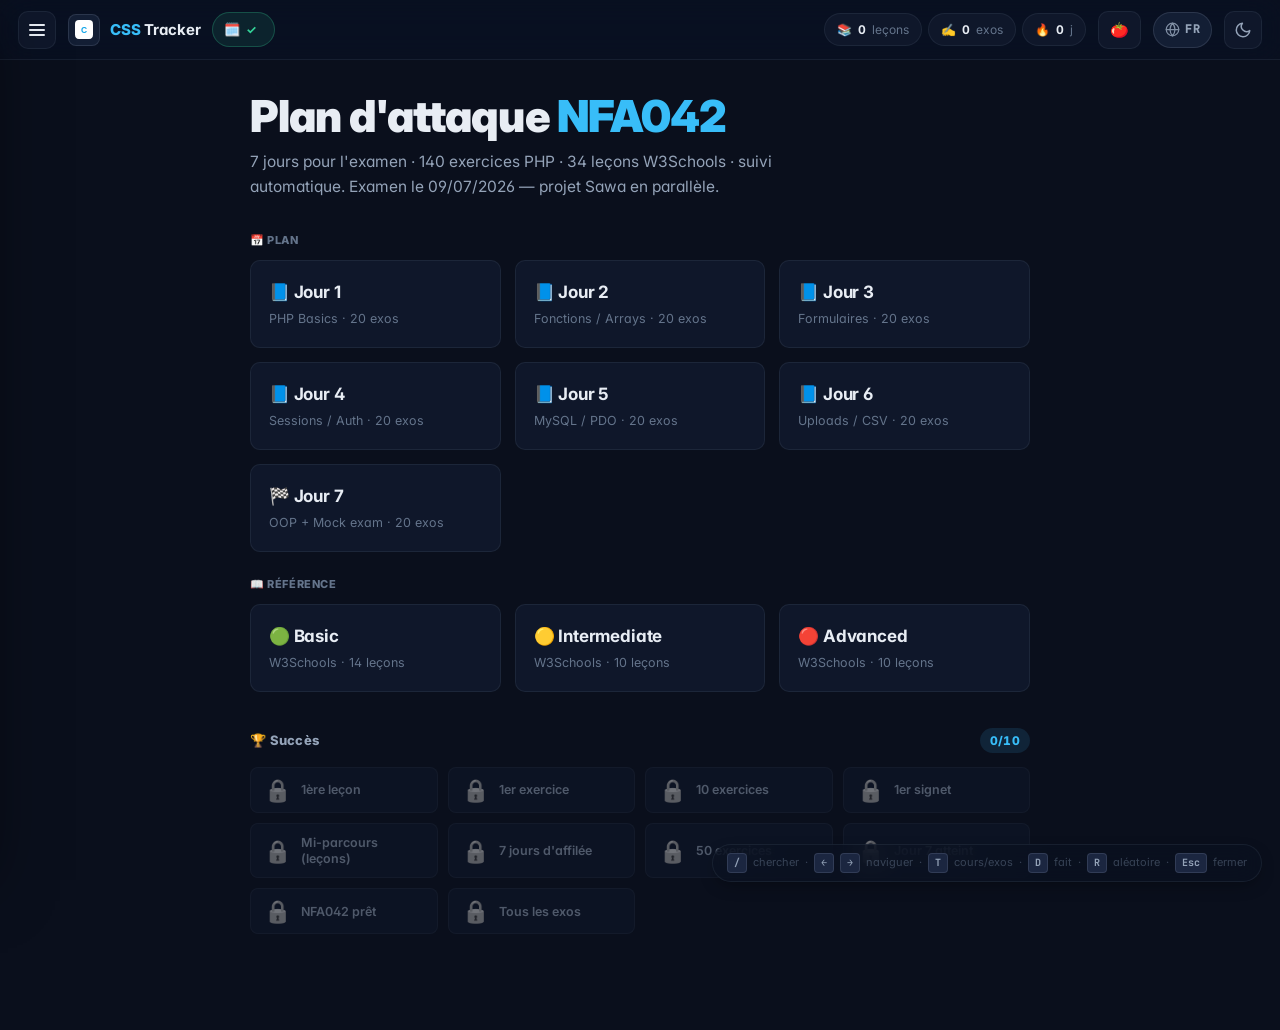
<file: index.html>
<!DOCTYPE html>
<html lang="fr">
<head>
<meta charset="UTF-8">
<title>CSS</title>
<meta http-equiv="refresh" content="0; url=web/study_tracker.html">
<link rel="canonical" href="web/study_tracker.html">
</head>
<body>
<p>Redirection vers <a href="web/study_tracker.html">le tracker</a>...</p>
<script>location.replace('web/study_tracker.html');</script>
</body>
</html>
</file>
<file: web/css/style.css>
/* ============================================================
   PHP STUDY TRACKER — DESIGN SYSTEM
   Modern indigo/slate. Drawer sidebar at every breakpoint.
   Built as a teaching reference for clean UI/UX.
   ============================================================ */

/* ---------- 1. TOKENS ---------- */
:root{
  /* Surfaces — neutral slate, more sober than before */
  --bg:        #0a0f1c;
  --surface:   #0f172a;
  --surface-2: #131e34;
  --surface-3: #1b2640;
  --border:    rgba(148,163,184,.10);
  --border-2:  rgba(148,163,184,.18);

  /* Text */
  --text:      #e8edf4;
  --text-2:    #94a3b8;
  --text-3:    #64748b;

  /* Accent — single tone, less neon */
  --accent:    #818cf8;
  --accent-2:  #6366f1;
  --accent-r:  129; --accent-g:140; --accent-b:248;

  /* Semantic */
  --good:      #34d399;
  --warn:      #fbbf24;
  --bad:       #f87171;
  --info:      #60a5fa;

  /* Effects — softer, more enterprise */
  --grad:      linear-gradient(135deg,#818cf8,#6366f1);
  --grad-good: linear-gradient(135deg,#34d399,#10b981);
  --shadow-sm: 0 1px 2px rgba(0,0,0,.25);
  --shadow:    0 6px 18px -6px rgba(0,0,0,.45);
  --shadow-lg: 0 18px 48px -16px rgba(0,0,0,.5);
  --ring:      0 0 0 3px rgba(var(--accent-r),var(--accent-g),var(--accent-b),.22);

  /* Geometry — tighter, more pro */
  --r:         10px;
  --r-sm:      8px;
  --r-xs:      6px;
  --header-h:  60px;

  /* Motion */
  --ease:      cubic-bezier(.4,0,.2,1);
  --ease-out:  cubic-bezier(.16,1,.3,1);
}

[data-theme="light"]{
  --bg:        #f5f7fb;
  --surface:   #ffffff;
  --surface-2: #f8fafc;
  --surface-3: #eef2f7;
  --border:    rgba(15,23,42,.08);
  --border-2:  rgba(15,23,42,.16);

  --text:      #0f172a;
  --text-2:    #475569;
  --text-3:    #94a3b8;

  --accent:    #4f46e5;
  --accent-2:  #4338ca;
  --accent-r:  79; --accent-g:70; --accent-b:229;

  --shadow-sm: 0 1px 2px rgba(15,23,42,.06);
  --shadow:    0 6px 22px -8px rgba(15,23,42,.12);
  --shadow-lg: 0 18px 50px -12px rgba(15,23,42,.18);
}

/* ---------- 2. RESET ---------- */
*,*::before,*::after{box-sizing:border-box;margin:0;padding:0}
html{scroll-behavior:smooth}
body{
  font-family:'Inter',-apple-system,BlinkMacSystemFont,'Segoe UI',sans-serif;
  font-feature-settings:'cv02','cv03','cv04','cv11';
  color:var(--text);
  background:var(--bg);
  line-height:1.6;
  min-height:100vh;
  -webkit-font-smoothing:antialiased;
  overflow-x:hidden;
}
::selection{background:rgba(var(--accent-r),var(--accent-g),var(--accent-b),.28);color:var(--text)}
::-webkit-scrollbar{width:8px;height:8px}
::-webkit-scrollbar-track{background:transparent}
::-webkit-scrollbar-thumb{background:var(--border-2);border-radius:99px}
::-webkit-scrollbar-thumb:hover{background:var(--text-3)}
button{font:inherit;color:inherit;background:none;border:none;cursor:pointer}
a{color:inherit;text-decoration:none}
:focus-visible{outline:none;box-shadow:var(--ring);border-radius:var(--r-xs)}

/* ---------- 3. HEADER ---------- */
header{
  position:sticky;top:0;z-index:60;
  height:var(--header-h);
  display:flex;align-items:center;gap:12px;padding:0 18px;
  background:rgba(11,17,32,.72);
  backdrop-filter:saturate(180%) blur(18px);
  -webkit-backdrop-filter:saturate(180%) blur(18px);
  border-bottom:1px solid var(--border);
}
[data-theme="light"] header{background:rgba(255,255,255,.78)}

.logo{display:flex;align-items:center;gap:10px;font-weight:700;font-size:15px;letter-spacing:-.01em;color:var(--text)}
.logo-icon{
  width:32px;height:32px;border-radius:8px;
  background:var(--surface-2);border:1px solid var(--border-2);
  display:flex;align-items:center;justify-content:center;
  overflow:hidden;flex-shrink:0;
}
.logo-icon img{width:62%;height:62%;object-fit:contain}
.logo .accent{color:var(--accent);font-weight:800}

.spacer{flex:1}

.stat-group{display:flex;gap:6px}
.stat{
  display:inline-flex;align-items:center;gap:6px;
  padding:6px 12px;border-radius:99px;
  background:var(--surface);border:1px solid var(--border);
  font-size:12px;color:var(--text-2);
  font-variant-numeric:tabular-nums;
}
.stat b{color:var(--text);font-weight:700}
.stat-lbl{color:var(--text-3)}

.icon-btn{
  display:inline-flex;align-items:center;justify-content:center;
  width:38px;height:38px;border-radius:10px;
  background:var(--surface);border:1px solid var(--border);
  color:var(--text-2);transition:all .15s var(--ease);
}
.icon-btn:hover{
  color:var(--text);
  border-color:var(--border-2);
  background:var(--surface-2);
  transform:translateY(-1px);
}
.icon-btn:active{transform:translateY(0)}

/* Burger */
.menu-ico,.menu-ico::before,.menu-ico::after{
  display:block;width:16px;height:2px;background:currentColor;border-radius:2px;
  transition:transform .25s var(--ease),top .25s var(--ease),opacity .15s;
}
.menu-ico{position:relative;color:var(--text)}
.menu-ico::before,.menu-ico::after{content:"";position:absolute;left:0}
.menu-ico::before{top:-5px}
.menu-ico::after{top:5px}
body.drawer-open .menu-ico{background:transparent}
body.drawer-open .menu-ico::before{top:0;transform:rotate(45deg)}
body.drawer-open .menu-ico::after{top:0;transform:rotate(-45deg)}

/* Theme toggle */
.theme-btn .theme-sun{display:none}
.theme-btn .theme-moon{display:block}
[data-theme="light"] .theme-btn .theme-sun{display:block}
[data-theme="light"] .theme-btn .theme-moon{display:none}

/* Language toggle */
.lang-btn{
  display:inline-flex;align-items:center;gap:5px;
  height:36px;padding:0 11px;border-radius:99px;
  background:var(--surface-2);border:1px solid var(--border-2);color:var(--text-2);
  font-weight:800;font-size:12px;letter-spacing:.5px;cursor:pointer;
  transition:all .15s var(--ease);
}
.lang-btn:hover{color:var(--accent);border-color:var(--accent);background:var(--surface-3)}
.lang-btn .lang-globe{opacity:.85}
.lang-btn #lang-label{font-family:'JetBrains Mono',monospace}

/* Exam countdown */
.exam-countdown{
  display:inline-flex;align-items:center;gap:5px;
  padding:6px 11px;border-radius:99px;
  background:rgba(251,191,36,.10);border:1px solid rgba(251,191,36,.25);
  font-size:12px;color:var(--warn);font-weight:700;
  font-variant-numeric:tabular-nums;
}
.exam-countdown.urgent{background:rgba(248,113,113,.12);border-color:rgba(248,113,113,.35);color:var(--bad)}
.exam-countdown.passed{background:rgba(52,211,153,.10);border-color:rgba(52,211,153,.25);color:var(--good)}
.exam-countdown .exam-ico{font-size:13px;margin-right:1px}
.exam-countdown .exam-lbl{font-weight:600;opacity:.75;margin-left:1px}

/* Day-of-plan indicator (inside progress card) */
.day-indicator{
  margin-top:10px;padding-top:10px;border-top:1px solid var(--border);
  font-size:11.5px;color:var(--text-3);font-weight:600;
  display:flex;align-items:center;gap:6px;flex-wrap:wrap;
}
.day-indicator b{color:var(--accent);font-weight:800;font-size:13px;font-variant-numeric:tabular-nums}
.day-indicator .day-bullet{
  display:inline-block;width:10px;height:10px;border-radius:50%;
  background:var(--surface-3);border:1px solid var(--border);
}
.day-indicator .day-bullet.done{background:var(--good);border-color:var(--good)}
.day-indicator .day-bullet.current{background:var(--accent);border-color:var(--accent);box-shadow:0 0 0 3px rgba(var(--accent-r),var(--accent-g),var(--accent-b),.18)}

/* Sidebar action buttons (export / import) */
.sidebar-actions{display:flex;gap:6px;margin-top:auto;margin-bottom:6px}
.sidebar-action-btn{
  flex:1;padding:8px 10px;border-radius:8px;
  background:transparent;border:1px solid var(--border);color:var(--text-3);
  font-size:11.5px;font-weight:600;transition:all .15s var(--ease);
}
.sidebar-action-btn:hover{color:var(--text);border-color:var(--border-2);background:var(--surface-2)}

/* Modal */
.modal-backdrop{
  position:fixed;inset:0;z-index:200;
  background:rgba(2,6,15,.65);
  backdrop-filter:blur(6px);-webkit-backdrop-filter:blur(6px);
  opacity:0;pointer-events:none;
  display:flex;align-items:center;justify-content:center;
  transition:opacity .2s var(--ease);padding:16px;
}
.modal-backdrop.open{opacity:1;pointer-events:auto}
.modal{
  width:100%;max-width:480px;
  background:var(--surface);border:1px solid var(--border-2);border-radius:var(--r);
  padding:24px;box-shadow:var(--shadow-lg);
  transform:translateY(8px) scale(.98);opacity:0;
  transition:transform .25s var(--ease-out),opacity .2s var(--ease-out);
}
.modal-backdrop.open .modal{transform:none;opacity:1}
.modal-title{font-size:18px;font-weight:800;letter-spacing:-.01em;margin-bottom:10px}
.modal-body{color:var(--text-2);font-size:14px;line-height:1.6;margin-bottom:18px}
.modal-body textarea{
  width:100%;min-height:120px;margin-top:10px;
  padding:10px 12px;border-radius:var(--r-sm);
  background:var(--surface-2);border:1px solid var(--border);color:var(--text);
  font-family:'JetBrains Mono',monospace;font-size:12.5px;resize:vertical;outline:none;
}
.modal-body textarea:focus{border-color:var(--accent);box-shadow:var(--ring)}
.modal-actions{display:flex;justify-content:flex-end;gap:8px;flex-wrap:wrap}
.modal-btn{
  padding:9px 18px;border-radius:8px;
  font-size:13px;font-weight:600;transition:all .15s var(--ease);
}
.modal-btn.secondary{background:var(--surface-2);border:1px solid var(--border);color:var(--text-2)}
.modal-btn.secondary:hover{background:var(--surface-3);color:var(--text)}
.modal-btn.primary{background:var(--grad);color:#fff;border:1px solid transparent;box-shadow:0 4px 12px -2px rgba(var(--accent-r),var(--accent-g),var(--accent-b),.4)}
.modal-btn.primary:hover{transform:translateY(-1px);box-shadow:0 6px 16px -2px rgba(var(--accent-r),var(--accent-g),var(--accent-b),.55)}
.modal-btn.danger{background:rgba(248,113,113,.14);border:1px solid rgba(248,113,113,.32);color:var(--bad)}
.modal-btn.danger:hover{background:rgba(248,113,113,.22);border-color:rgba(248,113,113,.5)}

/* Toast */
.toast{
  position:fixed;left:50%;bottom:30px;transform:translateX(-50%) translateY(20px);
  padding:11px 20px;border-radius:99px;
  background:var(--surface);border:1px solid var(--border-2);color:var(--text);
  font-size:13px;font-weight:600;box-shadow:var(--shadow-lg);
  opacity:0;pointer-events:none;z-index:300;
  transition:opacity .25s var(--ease),transform .25s var(--ease-out);
}
.toast.show{opacity:1;transform:translateX(-50%) translateY(0)}

/* Mock exam card (Day 7) */
.mock-exam-card{
  padding:18px 20px;border-radius:var(--r);margin:0 0 24px;
  background:linear-gradient(135deg,rgba(251,191,36,.10),rgba(248,113,113,.08));
  border:1px solid rgba(251,191,36,.32);
  display:flex;align-items:center;gap:14px;flex-wrap:wrap;
}
.mock-exam-card .mock-info{flex:1;min-width:200px}
.mock-exam-card .mock-title{font-size:14px;font-weight:800;color:var(--text);margin-bottom:3px}
.mock-exam-card .mock-sub{font-size:12.5px;color:var(--text-2)}
.mock-exam-btn{
  padding:11px 22px;border-radius:8px;
  background:var(--grad);color:#fff;font-size:13px;font-weight:700;
  border:none;box-shadow:0 4px 12px -2px rgba(var(--accent-r),var(--accent-g),var(--accent-b),.5);
  transition:all .15s var(--ease);
}
.mock-exam-btn:hover{transform:translateY(-1px);box-shadow:0 6px 18px -2px rgba(var(--accent-r),var(--accent-g),var(--accent-b),.65)}
.mock-exam-btn.stop{background:linear-gradient(135deg,#f87171,#ef4444);box-shadow:0 4px 12px -2px rgba(248,113,113,.5)}
.mock-exam-countdown{
  font-family:'JetBrains Mono',monospace;font-size:24px;font-weight:800;
  color:var(--warn);letter-spacing:.5px;font-variant-numeric:tabular-nums;
  padding:6px 12px;background:var(--surface);border-radius:8px;border:1px solid var(--border-2);
}
.mock-exam-countdown.urgent{color:var(--bad);animation:pulse 1s ease-in-out infinite}
@keyframes pulse{0%,100%{opacity:1}50%{opacity:.6}}
body.mock-running .reset-btn,body.mock-running .sidebar-actions{pointer-events:none;opacity:.4}

/* Scroll progress bar (fixed at top of viewport) */
.scroll-progress{
  position:fixed;top:0;left:0;height:3px;width:0;z-index:150;
  background:var(--grad);
  box-shadow:0 0 12px rgba(var(--accent-r),var(--accent-g),var(--accent-b),.55);
  transition:width .08s linear;pointer-events:none;
}

/* Jump-to-top button */
.jump-top{
  position:fixed;right:18px;bottom:74px;z-index:40;
  width:42px;height:42px;border-radius:50%;
  background:var(--surface);border:1px solid var(--border-2);color:var(--text);
  display:flex;align-items:center;justify-content:center;
  box-shadow:var(--shadow);
  opacity:0;pointer-events:none;transform:translateY(8px);
  transition:opacity .2s var(--ease),transform .2s var(--ease-out),background .15s var(--ease),border-color .15s var(--ease);
}
.jump-top.show{opacity:1;pointer-events:auto;transform:translateY(0)}
.jump-top:hover{background:var(--surface-2);border-color:var(--accent);color:var(--accent);transform:translateY(-2px)}
@media (max-width:720px){
  .jump-top{right:14px;bottom:14px;width:40px;height:40px}
  .shortcuts-hint{display:none}
}

/* ---------- 4. LAYOUT ---------- */
.layout{
  max-width:980px;
  margin:0 auto;
  padding:0;
  min-height:calc(100vh - var(--header-h));
}
.layout>main{
  padding:32px clamp(16px,3vw,40px) 96px;
}

/* ---------- 5. DRAWER ---------- */
.drawer-backdrop{
  position:fixed;inset:0;z-index:90;
  background:rgba(2,6,15,.55);
  backdrop-filter:blur(4px);-webkit-backdrop-filter:blur(4px);
  opacity:0;pointer-events:none;
  transition:opacity .25s var(--ease);
}
body.drawer-open .drawer-backdrop{opacity:1;pointer-events:auto}

.sidebar{
  position:fixed;top:0;left:0;bottom:0;z-index:100;
  width:min(340px,88vw);
  background:var(--surface);
  border-right:1px solid var(--border);
  padding:18px 16px 16px;
  overflow-y:auto;
  display:flex;flex-direction:column;gap:6px;
  transform:translateX(-105%);
  transition:transform .3s var(--ease-out);
  box-shadow:24px 0 60px -20px rgba(0,0,0,.5);
}
body.drawer-open .sidebar{transform:translateX(0)}
body.drawer-open{overflow:hidden}

/* ---------- 6. SIDEBAR ELEMENTS ---------- */
.search-wrap{position:relative;margin-bottom:6px}
.search-wrap input{
  width:100%;padding:10px 12px 10px 36px;border-radius:10px;
  background:var(--surface-2);border:1px solid var(--border);color:var(--text);
  font-size:13px;outline:none;transition:all .15s var(--ease);
}
.search-wrap input::placeholder{color:var(--text-3)}
.search-wrap input:focus{border-color:var(--accent);box-shadow:var(--ring)}
.search-wrap::before{
  content:"";position:absolute;left:12px;top:50%;transform:translateY(-50%);
  width:14px;height:14px;opacity:.55;pointer-events:none;
  background:url("data:image/svg+xml,%3Csvg xmlns='http://www.w3.org/2000/svg' viewBox='0 0 24 24' fill='none' stroke='%239aa6b8' stroke-width='2' stroke-linecap='round'%3E%3Ccircle cx='11' cy='11' r='7'/%3E%3Cpath d='m20 20-3.5-3.5'/%3E%3C/svg%3E") center/contain no-repeat;
}

/* Progress card — clean horizontal bar with stats */
.progress-card{
  background:
    radial-gradient(120% 100% at 0% 0%,rgba(var(--accent-r),var(--accent-g),var(--accent-b),.14),transparent 70%),
    var(--surface-2);
  border:1px solid var(--border);
  border-radius:var(--r);
  padding:16px 16px 14px;margin:8px 0 6px;
}
.progress-head{display:flex;align-items:baseline;justify-content:space-between;gap:10px;margin-bottom:10px}
.progress-label{
  font-size:10.5px;letter-spacing:1.4px;text-transform:uppercase;
  color:var(--text-3);font-weight:700;
}
.progress-pct{
  font-size:28px;font-weight:900;letter-spacing:-1.2px;line-height:1;
  font-variant-numeric:tabular-nums;
  background:var(--grad);-webkit-background-clip:text;background-clip:text;color:transparent;
}
.progress-pct small{font-size:14px;opacity:.75;margin-left:1px;font-weight:800}
.progress-bar{
  position:relative;height:8px;
  background:var(--surface-3);border-radius:99px;overflow:hidden;
  box-shadow:inset 0 1px 1px rgba(0,0,0,.2);
}
.progress-fill{
  display:block;height:100%;width:0%;
  background:var(--grad);border-radius:99px;
  transition:width .8s var(--ease-out);
  box-shadow:0 0 14px rgba(var(--accent-r),var(--accent-g),var(--accent-b),.45);
}
.progress-meta{
  display:flex;align-items:center;gap:8px;flex-wrap:wrap;
  margin-top:10px;font-size:11.5px;color:var(--text-3);
}
.progress-meta b{color:var(--text);font-weight:700;font-variant-numeric:tabular-nums}
.progress-meta .dot{opacity:.4}

/* Achievements */
.achieve-section{margin:2px 0 4px}
.achieve-title{display:flex;align-items:center;justify-content:space-between}
.achieve-count{
  font-size:10px;font-weight:800;letter-spacing:.3px;
  color:var(--accent);background:rgba(var(--accent-r),var(--accent-g),var(--accent-b),.12);
  padding:2px 7px;border-radius:99px;font-variant-numeric:tabular-nums;
}
.achieve-row{display:flex;flex-wrap:wrap;gap:6px;padding:0 4px}
.achieve-badge{
  font-size:18px;cursor:default;opacity:.32;filter:grayscale(1);
  transition:transform .18s var(--ease),opacity .18s,filter .18s;
}
.achieve-badge.unlocked{opacity:1;filter:none;animation:badgePop .45s var(--ease-out)}
.achieve-badge.unlocked:hover{transform:scale(1.22) rotate(-6deg)}
@keyframes badgePop{0%{transform:scale(.4);opacity:0}60%{transform:scale(1.25)}100%{transform:scale(1);opacity:1}}

/* Plan / Reference segmented toggle */
.nav-mode{
  display:flex;gap:4px;margin:10px 0 4px;padding:4px;
  background:var(--surface-2);border:1px solid var(--border);border-radius:var(--r-sm);
}
.nav-mode-btn{
  flex:1;padding:7px 8px;border:0;border-radius:var(--r-xs);
  background:transparent;color:var(--text-2);
  font-family:inherit;font-size:12.5px;font-weight:700;cursor:pointer;
  transition:background .15s var(--ease),color .15s,box-shadow .15s;
}
.nav-mode-btn:hover{color:var(--text)}
.nav-mode-btn.active{background:var(--grad);color:#fff;box-shadow:var(--shadow-sm)}
.nav-track[hidden]{display:none}

/* Section title */
.section-title{
  font-size:10.5px;font-weight:700;letter-spacing:1.2px;text-transform:uppercase;
  color:var(--text-3);padding:14px 8px 6px;
}
.section-title.collapsible{
  cursor:pointer;user-select:none;
  display:flex;align-items:center;gap:6px;
  padding:10px 8px;border-radius:8px;
  font-size:12px;text-transform:none;letter-spacing:0;color:var(--text-2);
  transition:background .15s var(--ease),color .15s;
}
.section-title.collapsible:hover{background:var(--surface-2);color:var(--text)}
.collapse-arrow{margin-left:auto;font-size:10px;color:var(--text-3);transition:transform .2s var(--ease)}
.collapsible.collapsed .collapse-arrow{transform:rotate(-90deg)}

/* Nav items */
.nav-section{display:flex;flex-direction:column;gap:2px}
.nav-item{
  display:grid;grid-template-columns:18px 28px 1fr auto;align-items:center;gap:8px;
  padding:9px 10px;border-radius:8px;
  font-size:13px;color:var(--text-2);
  border:1px solid transparent;
  transition:background-color .15s var(--ease),color .15s var(--ease),border-color .15s var(--ease),transform .15s var(--ease);
  position:relative;
}
.nav-item:hover{background:var(--surface-2);color:var(--text);transform:translateX(2px)}
.nav-item.active{
  background:rgba(var(--accent-r),var(--accent-g),var(--accent-b),.10);
  border-color:rgba(var(--accent-r),var(--accent-g),var(--accent-b),.22);
  color:var(--text);
}
.nav-item.active::before{
  content:"";position:absolute;left:-16px;top:7px;bottom:7px;width:3px;
  background:var(--accent);border-radius:99px;
  box-shadow:0 0 10px rgba(var(--accent-r),var(--accent-g),var(--accent-b),.5);
}
.nav-check{
  width:20px;height:20px;border-radius:50%;
  border:1.5px solid var(--border);background:transparent;
  display:flex;align-items:center;justify-content:center;
  font-size:11px;font-weight:800;line-height:1;flex-shrink:0;cursor:pointer;
  transition:background .18s var(--ease),border-color .18s var(--ease),box-shadow .18s var(--ease),transform .12s var(--ease),color .18s var(--ease);
  color:transparent;
}
.nav-check:hover{
  border-color:var(--accent);
  background:rgba(var(--accent-r),var(--accent-g),var(--accent-b),.08);
  box-shadow:0 0 0 3px rgba(var(--accent-r),var(--accent-g),var(--accent-b),.10);
}
.nav-check:focus-visible{box-shadow:var(--ring)}
.nav-check:active{transform:scale(.88)}
/* Done state — solid green disc with white check */
.nav-item.done .nav-check{
  background:var(--good);
  border-color:var(--good);
  color:#fff;
  box-shadow:0 0 0 2px rgba(52,211,153,.18);
  animation:checkPop .35s var(--ease-out);
}
.nav-item.done .nav-check:hover{
  background:#10b981;
  border-color:#10b981;
  box-shadow:0 0 0 3px rgba(52,211,153,.28);
}
/* Active lesson echoes the accent in the empty ring */
.nav-item.active .nav-check{
  border-color:rgba(var(--accent-r),var(--accent-g),var(--accent-b),.5);
}
.nav-item.active.done .nav-check{
  box-shadow:0 0 0 3px rgba(52,211,153,.30);
}
.nav-item:hover .nav-check:not(:hover){border-color:var(--border-2)}

@keyframes checkPop{
  0%{transform:scale(.35);opacity:.35}
  55%{transform:scale(1.18);opacity:1}
  100%{transform:scale(1);opacity:1}
}
.nav-tag{
  font-size:9.5px;font-weight:800;padding:2px 6px;border-radius:5px;
  background:var(--surface-3);color:var(--text-3);text-align:center;
}
.nav-item.done .nav-tag{background:rgba(52,211,153,.12);color:var(--good)}
.nav-label{
  overflow:hidden;text-overflow:ellipsis;white-space:nowrap;font-weight:500;
}
.nav-item.done .nav-label{color:var(--text-3);text-decoration:line-through;text-decoration-color:var(--good)}
.nav-ex-wrap{display:flex;align-items:center;gap:6px}
.nav-progress{width:28px;height:4px;background:var(--surface-3);border-radius:99px;overflow:hidden}
.nav-progress-fill{height:100%;background:var(--accent);border-radius:99px;transition:width .4s var(--ease-out)}
.nav-item.fully-done .nav-progress-fill{background:var(--good)}
.nav-ex-count{
  font-size:9.5px;font-weight:700;color:var(--text-3);background:var(--surface-3);
  padding:2px 6px;border-radius:4px;font-variant-numeric:tabular-nums;min-width:30px;text-align:center;
}
.nav-item.fully-done .nav-ex-count{background:rgba(52,211,153,.12);color:var(--good)}

.reset-btn{
  margin-top:auto;padding:9px 14px;border-radius:8px;
  background:transparent;border:1px solid var(--border);color:var(--text-3);
  font-size:12px;font-weight:600;transition:all .15s var(--ease);
}
.reset-btn:hover{background:rgba(248,113,113,.08);border-color:rgba(248,113,113,.3);color:var(--bad)}

/* ---------- 7. WELCOME ---------- */
.welcome{max-width:780px;margin:0 auto}
.wc-group-label{font-size:11px;font-weight:800;letter-spacing:.6px;text-transform:uppercase;color:var(--text-3);margin:24px 0 10px}
.wc-group-label:first-of-type{margin-top:10px}
.welcome h1{
  font-size:clamp(28px,4.5vw,44px);font-weight:900;line-height:1.1;letter-spacing:-.02em;
  margin-bottom:10px;
}
.welcome h1 .accent{color:var(--accent)}
.welcome>p{
  color:var(--text-2);font-size:15.5px;max-width:560px;margin-bottom:32px;
}
.quick-grid{
  display:grid;grid-template-columns:repeat(auto-fill,minmax(220px,1fr));gap:14px;
}
.quick-card{
  display:block;text-align:left;
  padding:18px 18px;border-radius:var(--r);
  background:var(--surface);border:1px solid var(--border);
  transition:border-color .15s var(--ease),transform .15s var(--ease),box-shadow .15s var(--ease);
}
.quick-card:hover{
  transform:translateY(-2px);
  border-color:var(--accent);
  box-shadow:var(--shadow-sm);
}
.quick-card .big{font-size:17px;font-weight:700;color:var(--text);margin-bottom:3px;letter-spacing:-.01em}
.quick-card .sub{font-size:12.5px;color:var(--text-3)}

/* Welcome achievements showcase */
.wc-achievements{margin-top:36px}
.wc-ach-head{
  display:flex;align-items:center;justify-content:space-between;
  font-size:13px;font-weight:800;letter-spacing:.3px;color:var(--text-2);margin-bottom:14px;
}
.wc-ach-count{
  color:var(--accent);background:rgba(var(--accent-r),var(--accent-g),var(--accent-b),.12);
  padding:3px 10px;border-radius:99px;font-size:12px;font-variant-numeric:tabular-nums;
}
.wc-badges{display:grid;grid-template-columns:repeat(auto-fill,minmax(150px,1fr));gap:10px}
.wc-badge{
  display:flex;align-items:center;gap:10px;
  padding:11px 13px;border-radius:var(--r-sm);
  background:var(--surface);border:1px solid var(--border);
  transition:all .15s var(--ease);
}
.wc-badge.unlocked{border-color:rgba(var(--accent-r),var(--accent-g),var(--accent-b),.4);background:rgba(var(--accent-r),var(--accent-g),var(--accent-b),.06)}
.wc-badge.unlocked:hover{transform:translateY(-2px);box-shadow:var(--shadow-sm)}
.wc-badge.locked{opacity:.5}
.wc-badge-emoji{font-size:22px;line-height:1;flex-shrink:0}
.wc-badge.locked .wc-badge-emoji{filter:grayscale(1)}
.wc-badge-label{font-size:12.5px;font-weight:600;color:var(--text-2);line-height:1.25}
.wc-badge.unlocked .wc-badge-label{color:var(--text)}

/* ---------- 8. LESSON HEADER ---------- */
.lesson-header{
  margin-bottom:24px;padding:18px 0 14px;
  border-bottom:1px solid var(--border);
}
.breadcrumb{font-size:12px;color:var(--text-3);margin-bottom:4px;font-weight:500}
.lesson-title{font-size:clamp(20px,3vw,28px);font-weight:800;letter-spacing:-.01em;line-height:1.2}
.lesson-sub{font-size:14px;color:var(--text-2);margin-top:4px}
.tag-row{display:flex;gap:6px;margin-top:10px;flex-wrap:wrap}
.tag{
  font-size:10.5px;font-weight:600;padding:3px 9px;border-radius:99px;
  background:rgba(var(--accent-r),var(--accent-g),var(--accent-b),.10);
  color:var(--accent);
}
.lesson-actions{display:flex;gap:8px;align-items:center;margin-top:14px;flex-wrap:wrap}
.w3-link{
  display:inline-flex;align-items:center;gap:6px;
  padding:7px 13px;border-radius:8px;
  background:var(--surface);border:1px solid var(--border);
  color:var(--text-2);font-size:12.5px;font-weight:600;
  transition:all .15s var(--ease);
}
.w3-link:hover{color:var(--text);border-color:var(--border-2);transform:translateY(-1px)}
.complete-btn{
  padding:8px 18px;border-radius:8px;margin-left:auto;
  background:var(--surface);border:1px solid var(--border);color:var(--text-2);
  font-size:12.5px;font-weight:600;transition:all .15s var(--ease);
}
.complete-btn:hover{border-color:var(--accent);color:var(--text);transform:translateY(-1px)}
.complete-btn.done{
  background:rgba(52,211,153,.12);border-color:rgba(52,211,153,.28);color:var(--good);
}

/* Why card */
.why-card{
  padding:14px 18px;border-radius:var(--r-sm);margin-bottom:20px;
  background:rgba(var(--accent-r),var(--accent-g),var(--accent-b),.06);
  border-left:3px solid var(--accent);
  font-size:13.5px;color:var(--text-2);line-height:1.6;
}
.why-card b{color:var(--accent)}

/* ---------- 9. TABS ---------- */
.tabs{
  display:flex;gap:4px;margin-bottom:18px;
  border-bottom:1px solid var(--border);
}
.tab{
  padding:11px 18px;font-size:13px;font-weight:600;
  color:var(--text-3);
  border-bottom:2px solid transparent;margin-bottom:-1px;
  transition:all .15s var(--ease);
}
.tab:hover{color:var(--text)}
.tab.active{color:var(--accent);border-bottom-color:var(--accent)}
.tab-content{display:none}
.tab-content.active{display:block;animation:fadeIn .25s var(--ease-out)}

/* ---------- 10. SECTIONS / CONTENT BLOCKS ---------- */
.section-card{margin-bottom:24px}
.section-card h3{
  font-size:18px;font-weight:700;margin-bottom:10px;color:var(--text);letter-spacing:-.01em;
}
.section-card p{color:var(--text-2);font-size:14.5px;line-height:1.7;margin-bottom:10px}
.section-card p code,.block-note code,.block-warn code,.block-tip code,.block-bad code,.block-try code{
  font-family:'JetBrains Mono',monospace;font-size:.88em;
  padding:1px 6px;border-radius:5px;
  background:var(--surface-2);border:1px solid var(--border);
  color:var(--accent);
}

/* Code block */
.block-code{
  background:var(--surface-2);border:1px solid var(--border);border-radius:var(--r-sm);
  margin:14px 0;overflow:hidden;position:relative;
}
.block-code pre{
  padding:16px 18px;overflow-x:auto;
  font-family:'JetBrains Mono',monospace;font-size:13px;line-height:1.6;color:var(--text);
}
.block-code .com{color:var(--text-3);font-style:italic}
.block-code .kw{color:#a78bfa}
.block-code .str{color:#34d399}
.block-code .fn{color:#fbbf24}
.block-code .num{color:#f472b6}
.block-code .var{color:#7dd3fc}
.block-code .op{color:var(--accent);font-weight:600}

.copy-btn{
  position:absolute;top:8px;right:8px;z-index:2;
  padding:4px 10px;border-radius:6px;
  background:var(--surface-3);border:1px solid var(--border);
  color:var(--text-3);font-size:10.5px;font-weight:600;
  opacity:0;transition:all .15s var(--ease);
}
.block-code:hover .copy-btn{opacity:1}
.copy-btn:hover{background:var(--accent);color:#fff;border-color:var(--accent)}

/* Output toggle */
.code-output{margin:8px 0 14px}
.code-output .output-toggle{
  font-size:12px;color:var(--text-3);font-weight:600;
  padding:4px 0;transition:color .15s;
}
.code-output .output-toggle:hover{color:var(--text)}
.code-output .output-content{
  display:none;margin-top:6px;padding:10px 16px;
  background:#04060d;border:1px solid var(--border);border-radius:var(--r-sm);
  font-family:'JetBrains Mono',monospace;font-size:12.5px;color:#9aa6b8;
}
[data-theme="light"] .code-output .output-content{background:#0f172a;color:#cbd5e1}
.code-output.open .output-content{display:block;animation:fadeIn .2s var(--ease)}

/* Callouts */
.block-note,.block-warn,.block-bad,.block-tip,.block-try{
  padding:13px 16px;border-radius:var(--r-sm);margin:14px 0;
  font-size:13.5px;line-height:1.6;
  border-left:3px solid;
}
.block-note,.block-tip{background:rgba(var(--accent-r),var(--accent-g),var(--accent-b),.07);border-color:var(--accent);color:var(--text-2)}
.block-warn,.block-bad{background:rgba(251,191,36,.08);border-color:var(--warn);color:var(--text-2)}
.block-try{background:rgba(96,165,250,.07);border-color:var(--info);color:var(--text-2)}
.block-note b,.block-tip b{color:var(--accent)}
.block-warn b,.block-bad b{color:var(--warn)}
.block-try b{color:var(--info)}

.try-btn{
  display:block;margin-top:8px;padding:5px 12px;border-radius:6px;
  background:var(--surface);border:1px solid var(--border);color:var(--text-2);
  font-size:11.5px;font-weight:600;transition:all .15s var(--ease);
}
.try-btn:hover{color:var(--text);border-color:var(--border-2)}
.try-ans{display:none;margin-top:8px;padding:10px 14px;background:var(--surface-2);border-radius:var(--r-sm);font-size:13px;color:var(--text-2);line-height:1.6}
.try-ans.open{display:block;animation:fadeIn .2s var(--ease)}

/* Tables */
.block-table{overflow-x:auto;margin:14px 0}
.block-table table{width:100%;border-collapse:collapse;font-size:13px}
.block-table th,.block-table td{padding:9px 12px;text-align:left;border:1px solid var(--border)}
.block-table th{background:var(--surface-2);color:var(--text-2);font-size:11px;font-weight:700;text-transform:uppercase;letter-spacing:.5px}
.block-table td{color:var(--text-2)}

/* Lists */
.block-list{padding-left:22px;margin:10px 0;list-style:disc}
.block-list li{color:var(--text-2);font-size:14px;line-height:1.7;margin-bottom:4px}
.block-list li::marker{color:var(--accent)}

/* ---------- 11. QUIZ ---------- */
.quiz-section{margin:28px 0 10px}
.quiz-title{font-size:17px;font-weight:700;margin-bottom:4px}
.quiz-sub{font-size:12.5px;color:var(--text-3);margin-bottom:16px}
.quiz-card{
  background:var(--surface);border:1px solid var(--border);border-radius:var(--r);
  padding:18px;margin:12px 0;transition:border-color .15s var(--ease);
}
.quiz-q{font-size:14px;font-weight:600;margin-bottom:12px;line-height:1.5}
.quiz-q .num{color:var(--accent);font-weight:800;margin-right:4px}
.quiz-opts{display:grid;grid-template-columns:1fr 1fr;gap:8px}
.quiz-opt{
  display:flex;align-items:center;gap:10px;
  padding:10px 14px;border-radius:8px;
  background:var(--surface-2);border:1.5px solid var(--border);
  color:var(--text);font-size:13px;font-weight:500;text-align:left;
  transition:all .15s var(--ease);
}
.quiz-opt::before{
  content:attr(data-letter);
  width:22px;height:22px;border-radius:6px;
  background:var(--surface-3);color:var(--text-3);
  display:flex;align-items:center;justify-content:center;
  font-size:10px;font-weight:800;text-transform:uppercase;flex-shrink:0;
  transition:all .15s var(--ease);
}
.quiz-opt:hover{border-color:var(--accent);transform:translateY(-1px)}
.quiz-opt:hover::before{background:var(--accent);color:#fff}
.quiz-opt.correct{background:rgba(52,211,153,.1);border-color:var(--good);color:var(--good)}
.quiz-opt.correct::before{background:var(--good);color:#04211a}
.quiz-opt.wrong{background:rgba(248,113,113,.1);border-color:var(--bad);color:var(--bad)}
.quiz-opt.wrong::before{background:var(--bad);color:#3b0a0a}
.quiz-opt.disabled{pointer-events:none}
.quiz-opt.disabled:not(.correct):not(.wrong){opacity:.35}
.quiz-ico{margin-left:auto;font-weight:800}
.quiz-expl{
  display:none;margin-top:12px;padding:12px 14px;
  background:rgba(var(--accent-r),var(--accent-g),var(--accent-b),.06);
  border-left:3px solid var(--accent);border-radius:0 var(--r-sm) var(--r-sm) 0;
  font-size:12.5px;color:var(--text-2);line-height:1.6;
}
.quiz-expl.shown{display:block;animation:fadeIn .2s var(--ease)}
.quiz-expl b{color:var(--accent)}

/* ---------- 12. EXERCISES ---------- */
.ex-filter{display:flex;gap:6px;flex-wrap:wrap;margin-bottom:14px}
.ex-filter-btn{
  padding:6px 13px;border-radius:99px;
  background:var(--surface);border:1px solid var(--border);
  color:var(--text-2);font-size:11.5px;font-weight:600;
  transition:all .15s var(--ease);
}
.ex-filter-btn:hover{color:var(--text);border-color:var(--border-2)}
.ex-filter-btn.active{
  background:var(--grad);color:#fff;border-color:transparent;
  box-shadow:0 4px 12px -2px rgba(var(--accent-r),var(--accent-g),var(--accent-b),.4);
}

.ex-counter{display:flex;align-items:center;gap:12px;font-size:12.5px;color:var(--text-3);margin-bottom:16px}
.ex-counter b{color:var(--text);font-variant-numeric:tabular-nums}
.ex-counter-bar{flex:1;height:6px;background:var(--surface-3);border-radius:99px;overflow:hidden}
.ex-counter-fill{height:100%;background:var(--grad);border-radius:99px;transition:width .5s var(--ease-out)}

.ex-group{margin-top:14px}
.ex-group:first-child{margin-top:0}
.ex-group-head{display:flex;align-items:center;gap:10px;margin:0 0 10px;padding:0 2px}
.ex-group-head h3{margin:0;font-size:13px;font-weight:800;color:var(--text-2);text-transform:uppercase;letter-spacing:.5px}
.ex-group-badge{font-size:11px;font-weight:700;color:var(--text-3);background:var(--surface-2);border:1px solid var(--border);padding:2px 8px;border-radius:99px;font-variant-numeric:tabular-nums}
.ex-cards{display:flex;flex-direction:column;gap:8px}
.ex-card{
  display:flex;align-items:center;gap:14px;
  padding:14px 18px;border-radius:var(--r-sm);
  background:var(--surface);border:1px solid var(--border);
  transition:border-color .15s var(--ease),background-color .15s var(--ease),box-shadow .15s var(--ease);position:relative;cursor:pointer;
}
.ex-card:hover{border-color:var(--accent);box-shadow:var(--shadow-sm)}
.ex-open-arrow{font-size:18px;color:var(--text-3);opacity:.5;transition:color .15s var(--ease),opacity .15s var(--ease),transform .15s var(--ease);flex-shrink:0}
.ex-card:hover .ex-open-arrow{opacity:1;color:var(--accent);transform:translateX(2px)}
.ex-check{
  width:22px;height:22px;border-radius:7px;
  border:1.5px solid var(--border-2);background:var(--surface-2);
  display:flex;align-items:center;justify-content:center;
  font-size:11px;flex-shrink:0;transition:all .12s var(--ease);color:transparent;
}
.ex-card.done .ex-check{background:var(--good);border-color:var(--good);color:#04211a}
.ex-card:hover .ex-check{border-color:var(--accent)}
.ex-info{flex:1;min-width:0}
.ex-num{font-size:10.5px;font-weight:700;color:var(--text-3);letter-spacing:.5px}
.ex-title{font-size:13.5px;font-weight:600;color:var(--text)}
.ex-desc{font-size:12px;color:var(--text-3);margin-top:3px;line-height:1.5}
.ex-card.done .ex-title{color:var(--text-3);text-decoration:line-through;text-decoration-color:var(--good)}

.ex-diff{
  font-size:9.5px;font-weight:800;padding:3px 9px;border-radius:99px;text-transform:uppercase;letter-spacing:.4px;
}
.ex-diff.easy{background:rgba(52,211,153,.12);color:var(--good)}
.ex-diff.medium{background:rgba(251,191,36,.12);color:var(--warn)}
.ex-diff.hard{background:rgba(248,113,113,.12);color:var(--bad)}
.ex-diff.extreme{background:rgba(168,85,247,.14);color:#a855f7}

.ex-bookmark{
  font-size:16px;opacity:.3;padding:4px;
  transition:all .12s var(--ease);
}
.ex-bookmark.active{opacity:1}
.ex-bookmark:hover{opacity:.8;transform:scale(1.15)}

.ex-sol-btn{
  font-size:11.5px;color:var(--text-3);padding:5px 10px;border-radius:6px;
  background:var(--surface-2);border:1px solid var(--border);
  font-weight:600;transition:all .12s var(--ease);white-space:nowrap;
}
.ex-sol-btn:hover{color:var(--text);border-color:var(--accent)}

.ex-sol{display:none}

/* ====================================================================
   EXERCISE MODAL — centered overlay (replaces the cramped inline expand)
   ==================================================================== */
.ex-modal{position:fixed;inset:0;z-index:1000;display:flex;align-items:center;justify-content:center;padding:20px}
.ex-modal[hidden]{display:none}
.ex-modal-backdrop{position:absolute;inset:0;background:rgba(8,12,22,.72);backdrop-filter:blur(6px);-webkit-backdrop-filter:blur(6px)}
.ex-modal-dialog{
  position:relative;width:min(880px,100%);max-height:90vh;
  background:var(--surface);border:1px solid var(--border-2);border-radius:14px;
  box-shadow:0 30px 80px -10px rgba(0,0,0,.6);
  display:flex;flex-direction:column;overflow:hidden;
  animation:exModalIn .18s var(--ease-out);
}
@keyframes exModalIn{from{transform:translateY(12px) scale(.985);opacity:0}to{transform:none;opacity:1}}
.ex-modal-close{
  position:absolute;top:10px;right:10px;width:36px;height:36px;border-radius:10px;
  background:var(--surface-2);border:1px solid var(--border);color:var(--text-2);
  font-size:22px;line-height:1;display:flex;align-items:center;justify-content:center;
  cursor:pointer;transition:all .12s var(--ease);z-index:2;font-weight:400;
}
.ex-modal-close:hover{background:var(--bad);border-color:var(--bad);color:#fff;transform:scale(1.06)}
.ex-modal-head{
  display:flex;align-items:center;gap:12px;flex-wrap:wrap;
  padding:18px 60px 14px 22px;border-bottom:1px solid var(--border);
  background:var(--surface);
}
.ex-modal-num{font-size:11px;font-weight:800;color:var(--text-3);letter-spacing:.6px;flex-shrink:0}
.ex-modal-title{font-size:17px;font-weight:700;color:var(--text);margin:0;flex:1;min-width:200px;line-height:1.35}
.ex-modal-diff{
  font-size:10px;font-weight:800;padding:4px 10px;border-radius:99px;text-transform:uppercase;letter-spacing:.4px;flex-shrink:0;
}
.ex-modal-diff.easy{background:rgba(52,211,153,.14);color:var(--good)}
.ex-modal-diff.medium{background:rgba(251,191,36,.14);color:var(--warn)}
.ex-modal-diff.hard{background:rgba(248,113,113,.14);color:var(--bad)}
.ex-modal-diff.extreme{background:rgba(168,85,247,.16);color:#a855f7}
.ex-modal-body{
  padding:20px 22px 22px;overflow-y:auto;flex:1;line-height:1.65;font-size:14.5px;color:var(--text);
}
.ex-modal-body code{background:var(--surface-2);padding:2px 7px;border-radius:5px;font-size:13px;font-family:JetBrains Mono,monospace;color:var(--accent)}
.ex-modal-body strong,.ex-modal-body b{color:var(--text);font-weight:700}
.ex-modal-body p{margin:0 0 10px}
.ex-modal-body em,.ex-modal-body i{color:var(--text-3)}
.ex-modal-actions{
  display:flex;align-items:center;gap:10px;flex-wrap:wrap;
  padding:14px 22px;border-top:1px solid var(--border);background:var(--surface-2);
}
.ex-modal-actions .ex-modal-spacer{flex:1}
.ex-modal-sol-btn{
  font-size:13.5px;font-weight:700;padding:10px 18px;border-radius:9px;
  background:var(--accent);color:#fff;border:1px solid transparent;
  cursor:pointer;transition:all .12s var(--ease);letter-spacing:.2px;
}
.ex-modal-sol-btn:hover{filter:brightness(1.12);transform:translateY(-1px)}
.ex-modal-sol-btn.open{background:rgba(248,113,113,.14);color:var(--bad);border-color:rgba(248,113,113,.5)}
.ex-modal-sol-btn.open:hover{background:rgba(248,113,113,.22);filter:none}
.ex-modal-sol{
  border-top:1px solid var(--border);max-height:55vh;overflow:auto;
  background:var(--surface-2);
}
.ex-modal-sol[hidden]{display:none}
.ex-modal-sol pre{margin:0;padding:16px 18px;background:transparent;border:none;border-radius:0;font-size:13px;line-height:1.55}
.ex-modal-sol .block-code{margin:0;border:none;background:transparent}
@media (max-width:600px){
  .ex-modal{padding:0}
  .ex-modal-dialog{width:100%;height:100%;max-height:100vh;border-radius:0;border:none;animation:none}
  .ex-modal-head{padding:16px 56px 12px 16px}
  .ex-modal-body{padding:16px}
  .ex-modal-actions{padding:12px 16px;gap:8px}
  .ex-modal-sol-btn{padding:10px 14px;font-size:13px;flex:1;min-width:140px}
  .ex-modal-sol{max-height:60vh}
}

/* Random-practice flash highlight */
.ex-card.flash{animation:exFlash 1.4s var(--ease-out)}
@keyframes exFlash{
  0%{box-shadow:0 0 0 3px rgba(var(--accent-r),var(--accent-g),var(--accent-b),.7);border-color:var(--accent)}
  100%{box-shadow:0 0 0 0 rgba(var(--accent-r),var(--accent-g),var(--accent-b),0)}
}
.random-btn{color:var(--accent);border-color:rgba(var(--accent-r),var(--accent-g),var(--accent-b),.35) !important;font-weight:700}
.random-btn:hover{background:rgba(var(--accent-r),var(--accent-g),var(--accent-b),.12)}

/* Confidence rating */
.ex-conf{display:inline-flex;gap:3px;flex-shrink:0}
.conf-btn{
  font-size:14px;line-height:1;padding:4px 5px;border-radius:6px;
  opacity:.32;filter:grayscale(1);transition:all .12s var(--ease);
  background:transparent;border:1px solid transparent;
}
.conf-btn:hover{opacity:.7;transform:scale(1.12)}
.conf-btn.active{opacity:1;filter:none}
.conf-btn.got.active{background:rgba(52,211,153,.16);border-color:rgba(52,211,153,.4)}
.conf-btn.shaky.active{background:rgba(251,191,36,.16);border-color:rgba(251,191,36,.4)}
.conf-btn.no.active{background:rgba(248,113,113,.16);border-color:rgba(248,113,113,.4)}

/* Mastery star in sidebar */
.nav-star{display:none;font-size:11px;line-height:1;flex-shrink:0;animation:badgePop .45s var(--ease-out)}
.nav-item.fully-done .nav-star{display:inline-block}

/* Daily-goal widget (inside progress card) */
.daily-goal{margin-top:10px;padding-top:10px;border-top:1px solid var(--border)}
.daily-goal:empty{display:none}
.daily-head{display:flex;align-items:center;justify-content:space-between;margin-bottom:7px}
.daily-label{font-size:11.5px;font-weight:700;color:var(--text-3)}
.daily-edit{font-size:11px;opacity:.5;padding:2px 4px;border-radius:5px;transition:opacity .12s var(--ease)}
.daily-edit:hover{opacity:1;background:var(--surface-2)}
.daily-ring-row{display:flex;align-items:center;gap:9px}
.daily-count{font-size:12px;color:var(--text-2);white-space:nowrap;font-variant-numeric:tabular-nums}
.daily-count b{color:var(--accent);font-size:14px;font-weight:800}
.daily-count small{color:var(--text-3)}
.daily-bar{flex:1;height:6px;background:var(--surface-3);border-radius:99px;overflow:hidden}
.daily-fill{display:block;height:100%;background:var(--grad);border-radius:99px;transition:width .4s var(--ease-out)}
.daily-goal.reached .daily-fill{background:linear-gradient(135deg,#34d399,#10b981)}
.daily-check{color:var(--good);font-weight:800;font-size:13px}
.goal-input{
  width:100%;margin-top:10px;padding:10px 12px;border-radius:var(--r-sm);
  background:var(--surface-2);border:1px solid var(--border);color:var(--text);
  font-family:'JetBrains Mono',monospace;font-size:15px;outline:none;text-align:center;
}
.goal-input:focus{border-color:var(--accent);box-shadow:var(--ring)}

.empty-search{padding:36px 12px;text-align:center;color:var(--text-3);font-size:13.5px}

/* ---------- 13. PREV / NEXT ---------- */
.lesson-foot{display:flex;gap:14px;margin-top:36px;padding-top:24px;border-top:1px solid var(--border)}
.btn-nav{
  flex:1;padding:16px 20px;border-radius:var(--r);
  background:var(--surface);border:1px solid var(--border);color:var(--text);
  text-align:left;transition:all .15s var(--ease);
}
.btn-nav.next{text-align:right}
.btn-nav:hover{border-color:var(--accent);transform:translateY(-2px);box-shadow:var(--shadow)}
.btn-nav .dir{display:block;font-size:11.5px;color:var(--text-3);font-weight:600;margin-bottom:3px}
.btn-nav .ttl{font-size:13.5px;font-weight:700}

/* ---------- 14. SHORTCUTS HINT ---------- */
.shortcuts-hint{
  position:fixed;bottom:18px;right:18px;z-index:40;
  display:flex;align-items:center;gap:6px;
  padding:8px 14px;border-radius:99px;
  background:rgba(11,17,32,.72);
  backdrop-filter:blur(14px);-webkit-backdrop-filter:blur(14px);
  border:1px solid var(--border);
  box-shadow:var(--shadow);
  font-size:11px;color:var(--text-3);
}
[data-theme="light"] .shortcuts-hint{background:rgba(255,255,255,.85)}
.shortcuts-hint kbd{
  font-family:'JetBrains Mono',monospace;font-size:10px;font-weight:700;
  padding:1px 6px;border-radius:4px;
  background:var(--surface-3);border:1px solid var(--border-2);
  color:var(--text-2);
}
.shortcuts-hint span{opacity:.5}

/* ---------- 15. CONFETTI ---------- */
.confetti-wrap{position:fixed;inset:0;pointer-events:none;z-index:999;overflow:hidden}
.confetti-p{position:absolute;top:-20px;animation:confettiFall linear forwards}
@keyframes confettiFall{
  0%{transform:translateY(0) rotate(0);opacity:1}
  100%{transform:translateY(110vh) rotate(720deg);opacity:0}
}

/* ---------- 16. ANIMATIONS ---------- */
@keyframes fadeIn{from{opacity:0;transform:translateY(4px)}to{opacity:1;transform:translateY(0)}}
.main-animate-in{animation:fadeIn .3s var(--ease-out)}

/* ---------- 17. RESPONSIVE ---------- */
@media(max-width:768px){
  header{padding:0 12px;gap:8px}
  .stat-group .stat:not(:first-child){display:none}
  .logo span{display:none}
  .quiz-opts{grid-template-columns:1fr}
  .quick-grid{grid-template-columns:1fr}
  .shortcuts-hint{display:none}
  .lesson-foot{flex-direction:column}
  .complete-btn{margin-left:0;width:100%}
}

@media(prefers-reduced-motion:reduce){
  *,*::before,*::after{animation-duration:.01ms!important;transition-duration:.01ms!important}
}

/* ---------- POMODORO ---------- */
.pomo-trigger{width:auto;display:inline-flex;align-items:center;gap:5px;padding:0 11px}
.pomo-trigger .pomo-ico{font-size:15px;line-height:1}
.pomo-trigger .pomo-time{font-family:'JetBrains Mono',monospace;font-size:12px;font-weight:700;font-variant-numeric:tabular-nums;color:var(--accent)}
.pomo-trigger .pomo-time:empty{display:none}
.pomo-trigger.running{border-color:var(--accent);background:rgba(var(--accent-r),var(--accent-g),var(--accent-b),.12)}
.pomo-panel{
  position:fixed;top:62px;right:14px;z-index:160;width:250px;
  background:var(--surface);border:1px solid var(--border-2);border-radius:var(--r);
  box-shadow:var(--shadow-lg);padding:18px;
  opacity:0;transform:translateY(-8px) scale(.97);pointer-events:none;
  transition:opacity .18s var(--ease),transform .18s var(--ease-out);
}
.pomo-panel.open{opacity:1;transform:none;pointer-events:auto}
.pomo-phase{text-align:center;font-size:11.5px;font-weight:800;letter-spacing:.09em;text-transform:uppercase;color:var(--accent);margin-bottom:4px}
.pomo-panel.phase-break .pomo-phase{color:var(--good)}
.pomo-display{text-align:center;font-family:'JetBrains Mono',monospace;font-size:46px;font-weight:800;letter-spacing:1px;color:var(--text);font-variant-numeric:tabular-nums;line-height:1.05}
.pomo-bar{height:6px;border-radius:99px;background:var(--surface-3);overflow:hidden;margin:14px 0}
.pomo-bar-fill{display:block;height:100%;width:0;background:var(--grad);border-radius:99px;transition:width .5s linear}
.pomo-panel.phase-break .pomo-bar-fill{background:var(--grad-good)}
.pomo-controls{display:flex;align-items:center;gap:8px}
.pomo-btn-main{flex:1;padding:11px;border-radius:9px;background:var(--grad);color:#fff;font-weight:700;font-size:13px;border:none;box-shadow:0 4px 12px -3px rgba(var(--accent-r),var(--accent-g),var(--accent-b),.5);transition:transform .12s var(--ease)}
.pomo-btn-main:hover{transform:translateY(-1px)}
.pomo-btn-mini{width:40px;height:40px;border-radius:9px;background:var(--surface-2);border:1px solid var(--border);color:var(--text-2);font-size:15px;transition:all .12s var(--ease)}
.pomo-btn-mini:hover{color:var(--text);border-color:var(--accent)}
.pomo-meta{text-align:center;font-size:12px;color:var(--text-3);margin-top:13px}
.pomo-meta b{color:var(--accent);font-weight:800;font-variant-numeric:tabular-nums}
.pomo-settings{display:flex;align-items:flex-end;gap:8px;margin-top:14px;padding-top:14px;border-top:1px solid var(--border)}
.pomo-settings label{flex:1;display:flex;flex-direction:column;gap:4px;font-size:10px;font-weight:700;color:var(--text-3);text-transform:uppercase;letter-spacing:.04em}
.pomo-settings input{width:100%;padding:6px 8px;border-radius:7px;background:var(--surface-2);border:1px solid var(--border);color:var(--text);font-family:'JetBrains Mono',monospace;font-size:13px;text-align:center;outline:none}
.pomo-settings input:focus{border-color:var(--accent);box-shadow:var(--ring)}
.pomo-sound{width:38px;height:34px;border-radius:7px;background:var(--surface-2);border:1px solid var(--border);font-size:14px;transition:all .12s var(--ease)}
.pomo-sound:hover{border-color:var(--accent)}
.pomo-sound.off{opacity:.5}
@media(max-width:640px){.pomo-panel{right:8px;left:8px;width:auto;top:58px}}

/* ===== CSS tracker accent (ported engine, identity preserved) ===== */
:root{--accent:#38bdf8;--accent-2:#0ea5e9;--accent-r:56;--accent-g:189;--accent-b:248;--grad:linear-gradient(135deg,#38bdf8,#0ea5e9)}
[data-theme="light"]{--accent:#0284c7;--accent-2:#0369a1;--accent-r:2;--accent-g:132;--accent-b:199}
</file>
